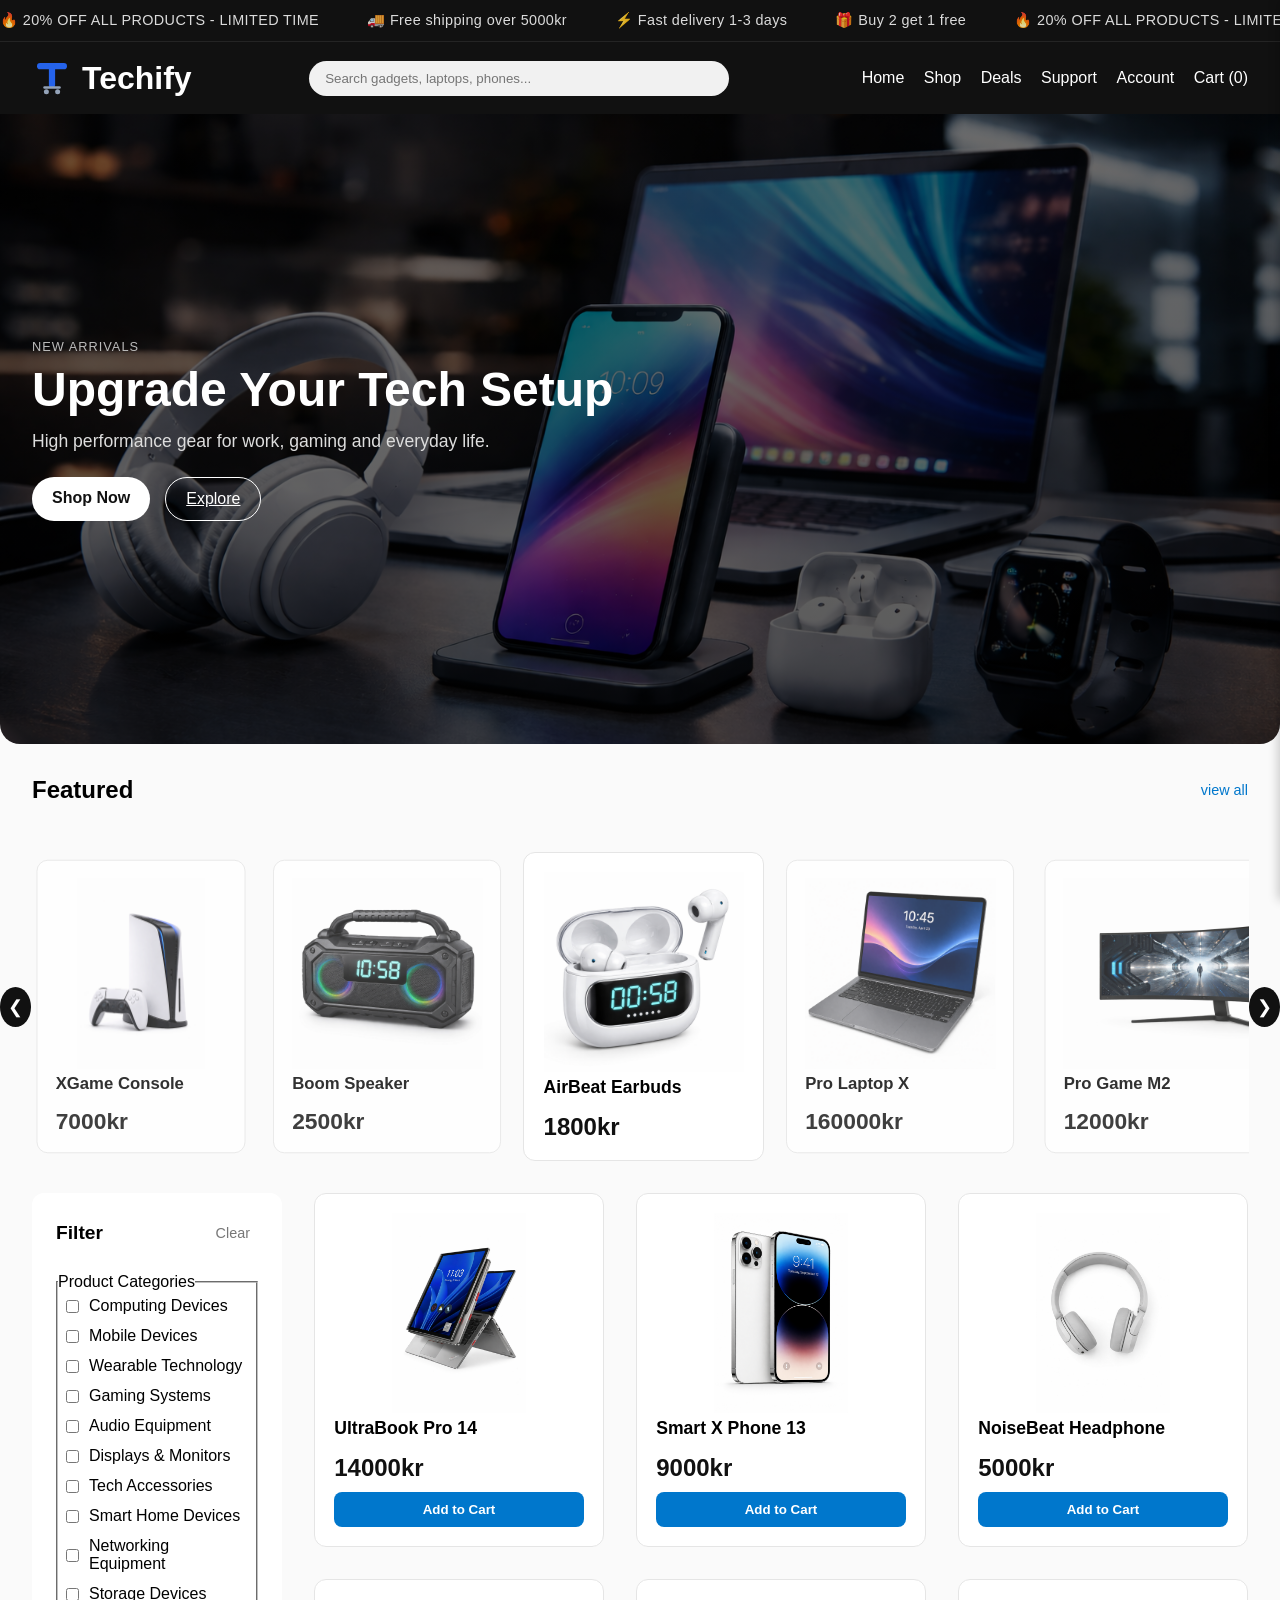
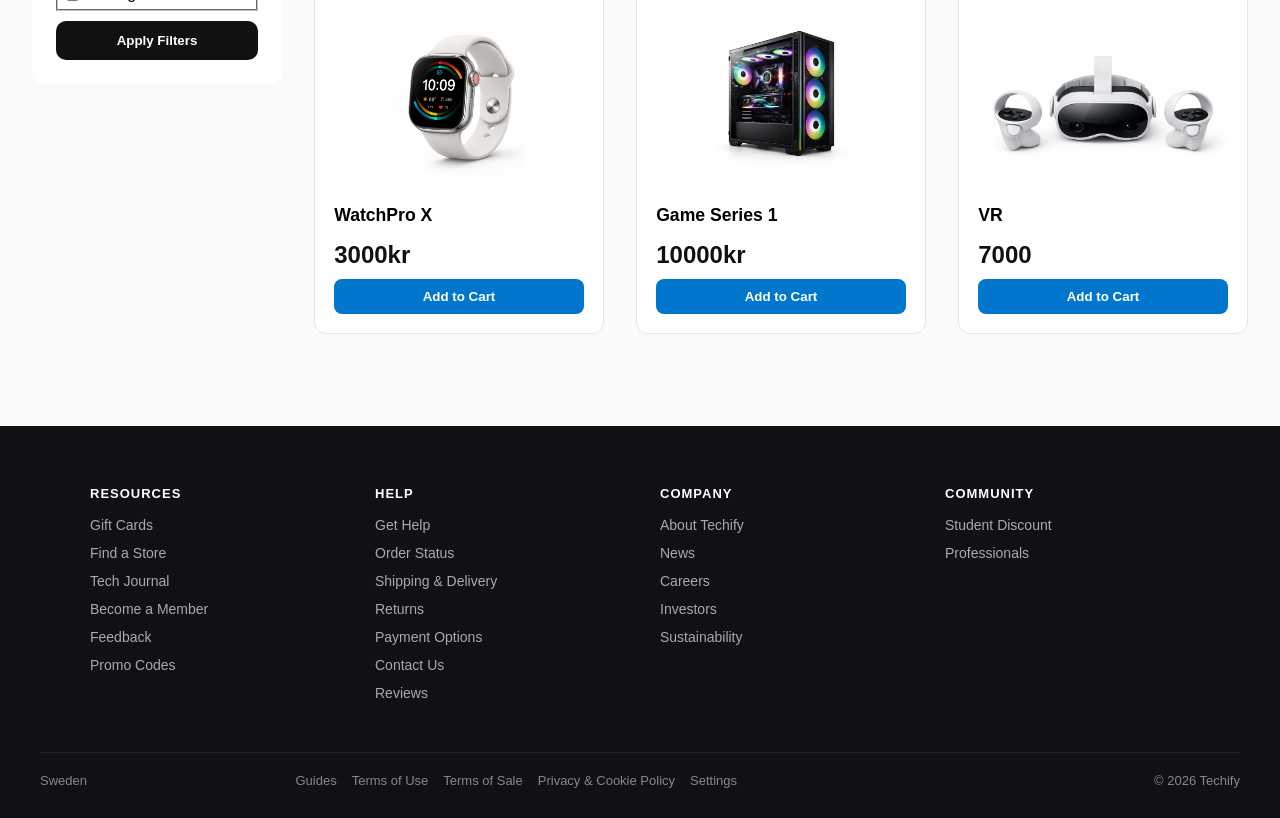
<file: index.html>
<!DOCTYPE html>
<html lang="en">
<head>
    <meta charset="UTF-8"/>
    <meta name="viewport" content="width=device-width, initial-scale=1.0"/>
    <title>Techify</title>
    <link rel="stylesheet" href="css/main.css"/>
</head>
<body>
        <!--PROMO BAR-->
    <section class="promo" aria-label="Current promotions">
        <div class="promo_viewport">
            <ul class="promo_track">
                <li>🔥 20% OFF ALL PRODUCTS - LIMITED TIME</li>
                <li>🚚 Free shipping over 5000kr</li>
                <li>⚡ Fast delivery 1-3 days</li>
                <li>🎁 Buy 2 get 1 free</li>

                <!--DUPLICATE FOR SEAMLESS LOOP-->
                <li>🔥 20% OFF ALL PRODUCTS - LIMITED TIME</li>
                <li>🚚 Free shipping over 5000kr</li>
                <li>⚡ Fast delivery 1-3 days</li>
                <li>🎁 Buy 2 get 1 free</li>
            </ul>
        </div>
    </section>

    <header class="site-header">
        <div class="logo-wrap">
            <img src="img/logo.svg" class="logo" alt="Techify logo">
            <h1>Techify</h1>
        </div>

       <div class="search-container">
        <input id="search" placeholder="Search gadgets, laptops, phones...">
       </div>
       <div id="searchResults" class="search-results"></div>
       

        <nav aria-label="Main navigation">
            <a href="index.html">Home</a>
            <a href="#">Shop</a>
            <a href="#">Deals</a>
            <a href="#">Support</a>
            <a href="#">Account</a>
            <a href="cart.html" id="cartLink">Cart (0)</a>
        </nav>
    </header>


    <main>

        <!--HERO-->
        <section class="hero" aria-label="Hero banner">
            <div class="hero-content">
                <span class="hero-tag">New Arrivals</span>
            <h1>Upgrade Your Tech Setup</h1>
            <p>High performance gear for work, gaming and everyday life.</p>

           <div class="hero-actions">
             <a href="#" class="btn-primary">Shop Now</a>
             <a href="#" class="btn-secondary">Explore</a>
           </div>
          </div>
        </section>

        <!--SLIDER-->
        <section class="product-slider" aria-label="Featured products">
           <div class="section-header">
            <h2>Featured</h2>
            <a href="#">view all</a>
          </div>
        </section>

        <div class="slider-wrapper">
            <button class="slide-btn prev" aria-label="Previous">&#10094</button>

            <div class="slider-track">

                <!--SLIDE ITEM-->
                <article class="product-card" data-id="15">
                   <a href="product.html?id=15">
                    <img src="img/Xgame.png" alt="XGame console">
                    <h3>XGame Console</h3>
                    </a>
                    <p class="price">7000kr</p>
                </article>

                <article class="product-card" data-id="11">
                   <a href="product.html?id=11">
                    <img src="img/speaker.png" alt="Boom Speaker">
                    <h3>Boom Speaker</h3>
                    </a>
                    <p class="price">2500kr</p>
                </article>

                <article class="product-card" data-id="7">
                   <a href="product.html?id=7">
                    <img src="img/earbuds.png" alt="AirBeat Earbuds">
                    <h3>AirBeat Earbuds</h3>
                    </a>
                    <p class="price">1800kr</p>
                </article>

                <article class="product-card" data-id="8">
                   <a href="product.html?id=8">
                    <img src="img/laptop.png" alt="Pro Laptop X">
                    <h3>Pro Laptop X</h3>
                    </a>
                    <p class="price">160000kr</p>
                </article>

                <article class="product-card" data-id="9">
                   <a href="product.html?id=9">
                    <img src="img/computer Monitor.png" alt="Pro Game M2">
                    <h3>Pro Game M2</h3>
                    </a>
                    <p class="price">12000kr</p>
                </article>

                <article class="product-card" data-id="12">
                   <a href="product.html?id=12">
                    <img src="img/smart tv.png" alt="75 inch Smart TV">
                    <h3>75" Smart TV</h3>
                    </a>
                    <p class="price">180000kr</p>
                </article>

                <article class="product-card" data-id="13">
                   <a href="product.html?id=13">
                    <img src="img/camera.png" alt="ProShot Camera">
                    <h3>ProShot Camera</h3>
                   </a>
                    <p class="price">9500kr</p>
                </article>

                <article class="product-card" data-id="14">
                   <a href="product.html?id=14">
                    <img src="img/portable hardware.png" alt="Pocket SSD">
                    <h3>Pocket SSD 1TB</h3>
                    </a>
                    <p class="price">2500kr</p>
                </article>



            </div>

            <button class="slide-btn next" aria-label="Next">&#10095;</button>
        </div>
    </section>

      <!-- MAIN SHOP--> 
      <section class="container">

      <aside class="filters" aria-label="Product filters">

        <header class="filters-header">
            <h2>Filter</h2>
            <button type="button" class="clear-filters">Clear</button>
        </header>

        <form class="filters-form">

            <fieldset class="filters-group">
                <legend>Product Categories</legend>

                <label class="filter-option">
                    <input type="checkbox" name="category" value="laptop">
                    <span>Computing Devices</span>
                </label>

                <label class="filter-option">
                    <input type="checkbox" name="category" value="phones">
                    <span>Mobile Devices</span>
                </label>

                <label class="filter-option">
                    <input type="checkbox" name="category" value="wearable">
                    <span>Wearable Technology</span>
                </label>

                <label class="filter-option">
                    <input type="checkbox" name="category" value="game">
                    <span>Gaming Systems</span>
                </label>

                <label class="filter-option">
                    <input type="checkbox" name="category" value="audio">
                    <span>Audio Equipment</span>
                </label>

                <label class="filter-option">
                    <input type="checkbox" name="category" value="monitor">
                    <span>Displays & Monitors</span>
                </label>

                <label class="filter-option">
                    <input type="checkbox" name="category" value="camera">
                    <span>Tech Accessories</span>
                </label>

                <label class="filter-option">
                    <input type="checkbox" name="category" value="home_appliance">
                    <span>Smart Home Devices</span>
                </label>

                <label class="filter-option">
                    <input type="checkbox" name="category" value="network">
                    <span>Networking Equipment</span>
                </label>

                <label class="filter-option">
                    <input type="checkbox" name="category" value="portable hardware">
                    <span>Storage Devices</span>
                </label>
            </fieldset>

            <button id="applyFilters" type="button" class="apply-btn">
                Apply Filters
            </button>
        </form>

      </aside>  

      <section class="products">

        <article class="product-card" data-id="1">
            <a href="product.html?id=1">
                <img src="img/ultraBook.png" alt="UltraBook Pro 14">
                <h3>UltraBook Pro 14</h3>
            </a>
            <p class="price">14000kr</p>
            <button class="add-to-cart">Add to Cart</button>
        </article>

        <article class="product-card" data-id="2">
            <a href="product.html?id=2">
                <img src="img/smartphone.png" alt="Smart X Phone 13">
                <h3>Smart X Phone 13</h3>
            </a>
            <p class="price">9000kr</p>
            <button class="add-to-cart">Add to Cart</button>
        </article>

        <article class="product-card" data-id="3">
            <a href="product.html?id=3">
                <img src="img/headphone.png" alt="NoiseBeat Headphone">
                <h3>NoiseBeat Headphone</h3>
            </a>
            <p class="price">5000kr</p>
            <button class="add-to-cart">Add to Cart</button>
        </article>

        <article class="product-card" data-id="4">
            <a href="product.html?id=4">
                <img src="img/smartwatch.png" alt="WatchPro X">
                <h3>WatchPro X</h3>
            </a>
            <p class="price">3000kr</p>
            <button class="add-to-cart">Add to Cart</button>
        </article>

        <article class="product-card" data-id="5">
            <a href="product.html?id=5">
                <img src="img/gaming pc.png" alt="Game Series 1">
                <h3>Game Series 1</h3>
            </a>
            <p class="price">10000kr</p>
            <button class="add-to-cart">Add to Cart</button>
        </article>

        <article class="product-card" data-id="6">
            <a href="product.html?id=6">
                <img src="img/meta quest 3s.png" alt="VR">
                <h3>VR</h3>
            </a>
            <p class="price">7000</p>
            <button class="add-to-cart">Add to Cart</button>
        </article>


      </section>
    </main>
<!--SIDE CART-->

<div id="sideCart" class="side-cart">
    <div class="side-cart-header">
        <h2>Your Cart</h2>
        <button id="closeCart" aria-label="Close cart">X</button>
    </div>

    <div id="sideCartItems"></div>

    <div class="side-cart-footer">
        <h3 id="sideCartTotal">Total: 0kr</h3>
        <div class="side-actions">
            <button id="continueShopping" class="secondary">Continue Shopping</button>
            <button id="checkoutNow" class="primary">Proceed to Payment</button>
        </div>
    </div>
</div>

<script src="js/products.js"></script>
<script src="js/app.js"></script>

<footer class="footer">
    <div class="footer-container">

        <!--RESOURCE-->
        <div class="footer-col">
            <h4>Resources</h4>
            <ul>
                <li><a href="#">Gift Cards</a></li>
                <li><a href="#">Find a Store</a></li>
                <li><a href="#">Tech Journal</a></li>
                <li><a href="#">Become a Member</a></li>
                <li><a href="#">Feedback</a></li>
                <li><a href="#">Promo Codes</a></li>
            </ul>
        </div>

        <!--HELP-->
        <div class="footer-col">
            <h4>Help</h4>
            <ul>
                <li><a href="#">Get Help</a></li>
                <li><a href="#">Order Status</a></li>
                <li><a href="#">Shipping & Delivery</a></li>
                <li><a href="#">Returns</a></li>
                <li><a href="#">Payment Options</a></li>
                <li><a href="#">Contact Us</a></li>
                <li><a href="#">Reviews</a></li>
            </ul>
        </div>

        <!--COMPANY-->
        <div class="footer-col">
            <h4>Company</h4>
            <ul>
                <li><a href="#">About Techify</a></li>
                <li><a href="#">News</a></li>
                <li><a href="#">Careers</a></li>
                <li><a href="#">Investors</a></li>
                <li><a href="#">Sustainability</a></li>
            </ul>
        </div>

        <!--COMMUNITY-->
        <div class="footer-col">
            <h4>Community</h4>
            <ul>
                <li><a href="#">Student Discount</a></li>
                <li><a href="#">Professionals</a></li>
            </ul>
        </div>

    </div>

    <!--BOTTOM BAR-->
    <div class="footer-bottom">
        <span>Sweden</span>

        <div class="footer-links">
            <a href="#">Guides</a>
            <a href="#">Terms of Use</a>
            <a href="#">Terms of Sale</a>
            <a href="#">Privacy & Cookie Policy</a>
            <a href="#">Settings</a>
        </div>

        <span class="footer-copy"></span>© 2026 Techify</span>
    </div>
</footer>
    
</body>
</html>
</file>
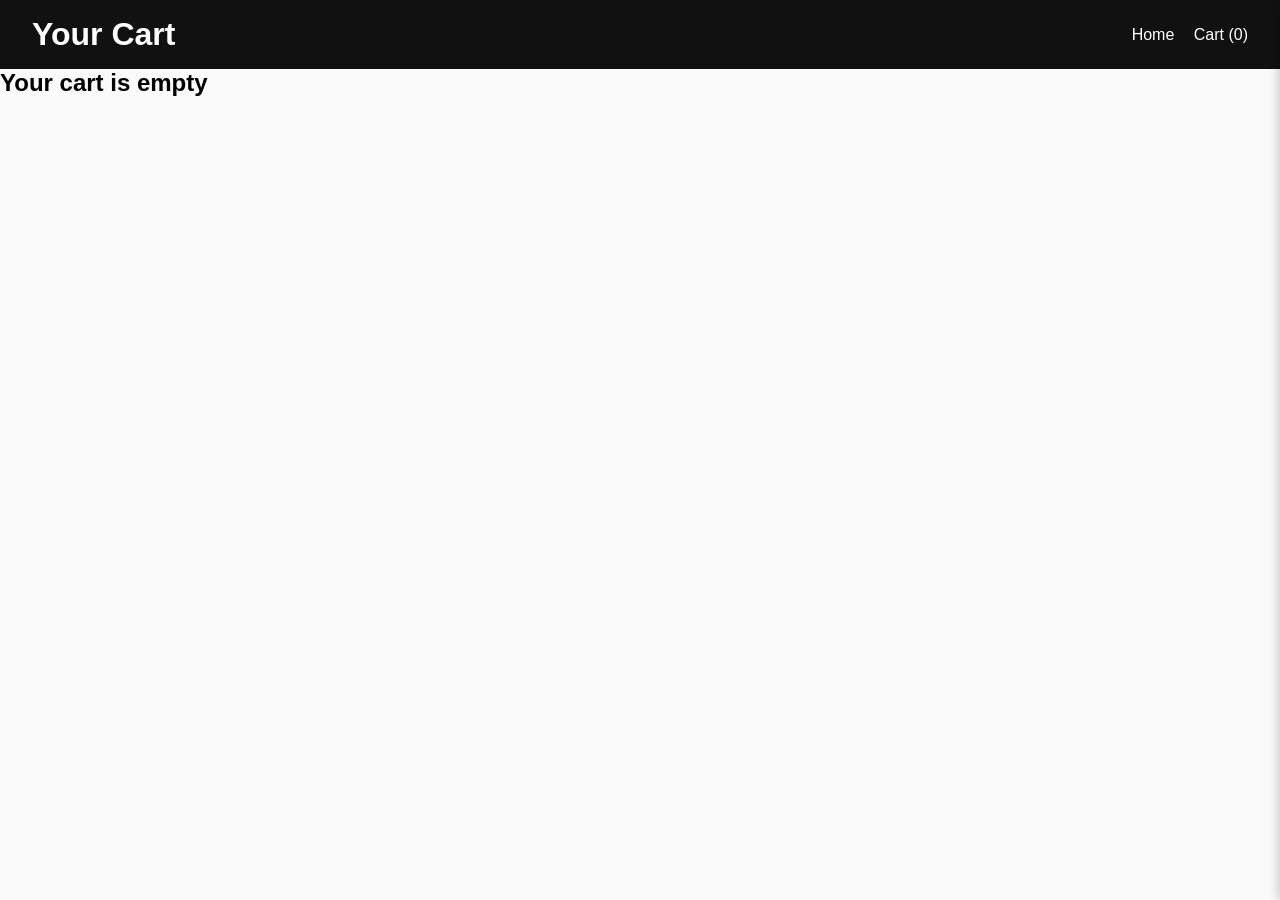
<file: cart.html>
<!DOCTYPE html>
<html lang="en">
<head>
    <meta charset="UTF-8"/>
    <meta name="viewport" content="width=device-width, initial-scale=1.0"/>
    <title>Cart</title>
    <link rel="stylesheet" href="css/main.css"/>
</head>
<body>

<header class="site-header">
    <h1>Your Cart</h1>
    <nav>
        <a href="index.html">Home</a>
        <a href="cart.html" id="cartLink">Cart (0)</a>
    </nav>
</header>

<main id="cartSection">

</main>

<!--SIDE CART-->

<div id="sideCart" class="side-cart">
    <div class="side-cart-header">
        <h2>Your Cart</h2>
        <button id="closeCart" aria-label="Close cart">X</button>
    </div>

    <div id="sideCartItems"></div>

    <div class="side-cart-footer">
        <h3 id="sideCartTotal">Total: 0kr</h3>
        <button id="goToCart">Go to Cart</button>
    </div>
</div>

<script src="js/products.js"></script>
<script src="js/app.js"></script>
    
</body>
</html>
</file>
<file: css/main.css>
* {
  box-sizing: border-box;
  margin: 0;
  padding: 0;
  font-family: Arial, Helvetica, sans-serif;
}

/* HEADER */
.site-header {
  display: flex;
  justify-content: space-between;
  align-items: center;
  padding: 1rem 2rem;
  background: #111;
  color: #fff;
  flex-wrap: wrap;
  gap: 10px;
}

.logo-wrap {
  display: flex;
  align-items: center;
  gap: 10px;
}

.logo {
  height: 40px;
}

nav a {
  color:white;
  margin-left:15px;
  text-decoration:none;
}

/* SEARCH */
.search-container {
  position: relative;
  max-width: 420px;
  width: 100%;
}

#search {
  padding: 10px 16px;
  border-radius: 999px;
  border: none;
  width: 100%;
  background: #f1f1f1;
}

#search:focus {
  outline: none;
  background: #e9e9e9;
}

.search-results {
  position: absolute;
  background: white;
  width: 100%;
  top: 110%;
  border-radius: 10px;
  box-shadow: 0 5px 20px rgba(0,0,0,0.1);
  max-height: 300px;
  overflow-y: auto;
  display: none;
  z-index: 100;
}

.search-item {
  padding: 10px;
  cursor: pointer;
}

.search-item:hover {
  background: #f5f5f5;
}

/* LAYOUT */
.container {
  display: grid;
  grid-template-columns: 250px 1fr;
  gap: 2rem;
  padding: 2rem;
}

.filters {
  background: #fff;
  padding: 1.5rem;
  border-radius: 12px;
  border-radius: 1px solid #eee;

  display: flex;
  flex-direction: column;
  gap: 1.5rem;

  position: sticky;
  top: 20px;
  height: fit-content;
}

.filters-header {
  display: flex;
  justify-content: space-between;
  align-items: center;
}

.filters-header h2 {
  font-size: 1.2rem;
}

.clear-filters {
  background: none;
  border: none;
  font-size: 0.9rem;
  color: #777;
  cursor: pointer;
}

.clear-filters:hover {
  color: #111;
}

.filter-group {
  border: none;
  padding: 0;
  display: flex;
  flex-direction: column;
  gap: 10px;
}

.filter-group legend {
  font-size: 0.85rem;
  font-weight: 600;
  text-transform: uppercase;
  color: #777;
  margin-bottom: 5px;
}

.filter-option {
  display: flex;
  align-items: center;
  gap: 10px;
  cursor: pointer;

  padding: 6px 8px;
  border-radius: 6px;
  transition: 0.2s;
}

.filter-option:hover {
  background: #f5f5f5;
}

.filter-option input {
  accent-color: #111;
  cursor: pointer;
}

.apply-btn {
  margin-top: 10px;
  width: 100%;
  padding: 12px;
  border-radius: 10px;
  font-weight: 600;

  background: #111;
  color: #fff;
}

.apply-btn:hover {
  background: #333;
}

.products {
  display: grid;
  grid-template-columns: repeat(auto-fill, minmax(280px,1fr));
  gap: 2rem;
}

/* SLIDER */
.product-slider {
  padding: 2rem;
}

.product-slider .product-card {
  min-width: 220px;
  scroll-snap-align: center;
  transition: transform 0.3s ease, opacity 0.3s ease;
}

.slider-wrapper {
  position: relative;
  display: flex;
  align-items: center;
}

.slider-track {
  display: flex;
  gap: 1rem;
  overflow-x: auto;
  scroll-behavior: smooth;
 
  scroll-snap-type: x mandatory;

  white-space: nowrap;
}

.slider-track .product-card {
  transform: scale(0.95);
  opacity: 0.8;
  min-width: 220px;
  flex: 0 0 auto;
}

.slider-track .product-card.active {
  transform: scale(1);
  opacity: 1;
}

/* HIDE SCROLLBAR */
.slider-track::-webkit-scrollbar {
  display: none;
}

.slide-btn {
  background: #111;
  color: #fff;
  border-radius: 50%;
  width: 40px;
  height: 40px;
  font-size: 18px;
}

.product-slider .product-card {
  min-width: 200px;
}

/* PRODUCT CARD */

.product-card {
  position: relative;
  overflow: hidden;
  border: 1px solid #e5e5e5;
  padding: 1.2rem;
  border-radius: 12px;
  text-align: left;

  display: flex;
  flex-direction: column;
  justify-content: space-between;
  gap: 10px;
  
  background: #fff;
  transition: all 0.25s ease;

  height: 100%;
}

.product-card a {
  text-decoration: none;
  color: inherit;
}

.product-card:hover::after {
  opacity: 1;
}

.product-card img {
  width: 100%;
  height: 200px;
  object-fit: contain;
}

.product-card:hover {
  transform: translateY(-8px);
  box-shadow: 0 5px 15px rgba(0,0,0,0.12);

}

.product-card:hover img {
  transform: scale(1.08);
}

.product-card h3 {
  position: relative;
  font-size: 1.05rem;
  font-weight: 600;
  line-height: 1.4;
  
  display: block;
  overflow: hidden;
  text-overflow: ellipsis;
  white-space: nowrap;
}

.product-card h3::after {
  content: "";
  position: absolute;
  left: 0;
  bottom: -3px;
  width: 0%;
  height: 2px;
  background: #111;
  transition: width 0.3s ease;
}

.product-card:hover h3::after {
  width: 100%;
}

.product-card h3 {
  line-height: 1.3;
  margin-bottom: 4px;
}

.price{
  font-weight: bold;
  font-size: 1.1rem;
}

.product-card h3 {
  font-size: 1.1rem;
  font-weight: 600;
}

.price {
  font-size: 1.3rem;
  font-weight: bold;
  color: #111;
}

.product-card button {
  width: 100%;
  padding: 10px;
  border-radius: 8px;
  font-weight: 600;
}

/* BUTTON */
button {
  padding: 8px;
  border: none;
  border-radius: 20px;
  background: #0077cc;
  color: #fff;
  cursor: pointer;
}

button:hover {
  background: #005fa3;
}

.btn-primary {
  background: #fff;
  color: #111;
  padding: 12px 20px;
  border-radius: 999px;
  font-weight: 600;
  text-decoration: none;
}

.btn-primary:hover {
  background: #ddd;
}

.btn-secondary {
  border: 1px solid #fff;
  color: #fff;
  padding: 12px 20px;
  border-radius: 999px;
}



/* QUANTITY */
.qty {
  display: flex;
  align-items: center;
  gap: 10px;
  margin: 10px 0;
}

.qty button {
  padding: 5px 10px;
  border-radius: 6px;
}

/* PRODUCT PAGE */
.product-layout {
  padding: 3rem;
  display: flex;
  justify-content: center;
}
 .product-detail {
  max-width: 500px;
  width: 100%;
  text-align: center;
  background: #fff;
  padding: 20px;
  border-radius: 10px;
  box-shadow: 0 5px 15px rgba(0,0,0,0.1);
 }

 .product-detail img {
  width: 100%;
  max-height: 250px;
  object-fit: contain;
 }

 /* CART PAGE */
 .cart-item {
  display: flex;
  gap: 15px;
  padding: 15px;
  border-bottom: 1px solid #ddd;
  align-items: center;
 }

 .cart-item img {
  border-radius: 8px;
 }

 .cart-item button.remove {
  background: #e74c3c;
 }

 .cart-item button.remove:hover {
  background: #c0392b;
 }

/* Cart total*/
.cart-total {
  margin-top: 20px;
  padding: 20px;
  background: #f3f3f3;
  border-radius: 10px;
  text-align: center;
}

/* TOAST */
.toast {
  position: fixed;
  bottom: 20px;
  right: 20px;
  font-weight: 500;
  letter-spacing: 0.5px;
  background: #111;
  color: #fff;
  padding: 12px 20px;
  border-radius: 8px;
  opacity: 0;
  transform: translateY(20px);
  transition: 0.3s;
}

.toast.show {
  opacity: 1;
  transform: translateY(0);
}

/* SIDE CART */
.side-cart {
  border-left: 1px solid #eee;
  position: fixed;
  top: 0;
  right: -350px;
  width: 350px;
  height: 100%;
  background: #fff;
  box-shadow: -2px 0 10px rgba(0,0,0,0.2);
  padding: 20px;
  transition: 0.3s;
  z-index: 999;
  display: flex;
  flex-direction: column;
}

.side-cart.open {
  right: 0;
}

.side-cart-header {
  display: flex;
  justify-content: space-between;
  align-items: center;
}

.side-cart-header button {
  background: none;
  color: black;
  font-size: 24px;
  cursor: pointer;
}

#sideCartItems {
  flex: 1;
  overflow-y: auto;
  margin: 20px 0;
}

.side-item {
  display: flex;
  justify-content: space-between;
  margin-bottom: 10px;
}

.side-cart-item {
  display: flex;
  align-items: center;
  gap: 10px;
  margin-bottom: 15px;
  border-bottom: 1px solid #eee;
  padding-bottom: 10px;
}

.side-img {
  width: 60px;
  height: 60px;
  object-fit: contain;
}

.side-info {
  flex: 1;
}

.side-info h4 {
  font-size: 14px;
  margin-bottom: 5px;
}

.side-info p {
  font-size: 13px;
  color: #555;
}

.side-cart-item .remove {
  background: none;
  color: red;
  font-size: 16px;
  cursor: pointer;
}

.side-cart-footer {
  border-top: 1px solid #ddd;
  padding-top: 10px;
}

body.cart-open::before {
  content: "";
  position: fixed;
  inset: 0;
  background: rgba(0,0,0,0.4);
  z-index: 998;
}

/* SIDE ACTIONS */
.side-actions {
  display: flex;
  gap: 10px;
  margin-top: 10px;
}

.side-actions button {
  flex: 1;
  border-radius: 10px;
  padding: 10px;
}

.primary {
  background: #0077cc;
}

.secondary {
  background: #eee;
  color: #111;
}

.secondary:hover {
  background: #ddd;
}

/* Payment*/
.checkout-layout {
  display: grid;
  grid-template-columns: 1fr 1fr;
  gap: 2rem;
  margin-top: 20px;
}

.cart-summary {
  background: #f8f8f8;
  padding: 20px;
  border-radius: 10px;
}

.payment-form {
  display: flex;
  flex-direction: column;
  gap: 10px;
  background: #fff;
  padding: 20px;
  border-radius: 10px;
  box-shadow: 0 5px 15px rgba(0,0,0,0.1);
}

.payment-form input {
  padding: 10px;
  border-radius: 8px;
  border: 1px solid #ccc;
}

.payment-form input:focus {
  border-color: #0077cc;
  outline: none;
}

.pay-now {
  margin-top: 10px;
  background: #111;
}

.pay-now:hover {
  background: #333;
}

/* GLOBAL SMOOTHNESS */
html {
  scroll-behavior: smooth;
}

body{
  background: #fafafa;
}

/* BETTER TRANSTITIONS */
* {
  transition: all 0.2s ease-in-out;
}

/* FOOTERS */
.footer {
  background: #0f1115;
  color: #ccc;
  padding: 60px 20px 30px;
  margin-top: 60px;
}

/* GRID */
.footer-container {
  max-width: 1100px;
  margin: auto;

  display: flex;
  justify-content: space-between;
  align-items: flex-start;

  gap: 40px;
  flex-wrap: wrap;
}
.footer-col {
  min-width: 180px;
  flex: 1;
}

/* HERO */
.hero {
  position: relative;
  min-height: 70vh;

  display: flex;
  align-items: center;
  padding: 4rem 2rem;

  color: #fff;
  background: linear-gradient(
    rgba(0,0,0,0.55),
    rgba(0,0,0,0.65)
  ),
  url('../img/hero.png') center/cover no-repeat;

  border-radius: 0 0 20px 20px;
}
.hero-content {
  max-width: 600px;
}

.hero-tag {
  display: inline-block;
  font-size: 0.8rem;
  letter-spacing: 1px;
  text-transform: uppercase;
  margin-bottom: 10px;
  color: #bbb;
}

.hero h1 {
  font-size: 3rem;
  line-height: 1.1;
  font-weight: 800;
  margin-bottom: 15px;
}

.hero p {
  font-size: 1.1rem;
  color: #ddd;
  margin-bottom: 25px;
}

.hero-actions {
  display: flex;
  gap: 15px;
}
 /* HEADER */
 .section-header {
  display: flex;
  justify-content: space-between;
  align-items: center;
  margin-bottom: 1rem;
 }

 .section-header h2 {
  font-size: 1.5rem;
 }

 .section-header a {
  font-size: 0.9rem;
  text-decoration: none;
  color: #0077cc;
 }


/* TITLE */
.footer-col h4 {
  color: #fff;
  margin-bottom: 15px;
  font-size: 13px;
  text-transform: uppercase;
  letter-spacing: 1px;
}

/* LINK */
.footer-col ul {
  list-style: none;
  padding: 0;
}

.footer-col li {
  margin-bottom: 10px;
}

.footer-col a {
  color: #aaa;
  text-decoration: none;
  font-size: 14px;
  transition: 0.2s;
}

.footer-col a:hover {
  color: #fff;
  transform: translateX(4px);
}

/* BOTTOM */
.footer-bottom {
  max-width: 1200px;
  margin: 40px auto 0;
  padding-top: 20px;
  border-top: 1px solid #222;

  display: flex;
  flex-wrap: wrap;
  justify-content: space-between;
  align-items: center;

  font-size: 13px;
  color: #888;
}

.footer-links {
  display: flex;
  flex-wrap: wrap;
  gap: 15px;
}

.footer-links a {
  color: #888;
  text-decoration: none;
}

.footer-links a:hover {
  color: #fff;
}

.footer-copy {
  opacity: 0.6;
}

/* RESPONSIVE */
@media (max-width: 900px) {
  .container {
    grid-template-columns: 1fr;
  }

/*Grid*/
#productSection {
  display: grid;
  grid-template-columns: 1fr;
 }

 .site-header {
  flex-direction: column;
  align-items: flex-start;
  gap: 15px;
 }

 nav {
  width: 100%;
 }
}

/* PRODUCT REVIEW SYSTEM */
.product-detail {
  display: flex;
  flex-direction: column;
  gap: 2rem;
}

.product-top {
  display: flex;
  gap: 2rem;
  flex-wrap: wrap;
}

.product-top img {
  width: 300px;
  border-radius: 12px;
  background: white;
}

.product-info {
  flex: 1;
}

.rating {
  color: #f5a623;
  font-size: 1.2rem;
  margin: 5px 0;
}

.price {
  font-size: 1.5rem;
  font-weight: bold;
}

/* FEATURES */
.product-features {
  background: #fff;
  padding: 1.5rem;
  border-radius: 12px;
}

/* REVIEWS */
.reviews {
  background: #fff;
}

/* PRODUCT META */
.product-meta {
  display: flex;
  gap: 15px;
  margin: 10px 0;
  font-size: 0.9rem;
}

.stock {
  color: green;
}

.stock.out {
  color: red;
}

.delivery {
  color: #555;
}

/* TRUST BADGES */
.trust-badges {
  display: flex;
  gap: 10px;
  margin: 15px 0;
  flex-wrap: wrap;
}

.trust-badges div {
  background: #f5f5f5;
  padding: 8px 12px;
  border-radius: 8px;
  font-size: 0.85rem;
}

/* WHY BUY */
.why-buy {
  display: grid;
  grid-template-columns: repeat(auto-fit, minmax(200px,1fr));
  gap: 1rem;
  margin-top: 2rem;
}

.why-item {
  background: #fff;
  padding: 1.5rem;
  border-radius: 12px;
  text-align: center;
  border: 1px solid #eee;
}

.why-item h4 {
  margin-bottom: 8px;
}

/* PREMIUM PAGE */
.product-detail {
  max-width: 1400px;
  margin: auto;
  padding: 0 20px;

}

/*--SPLIT LAYOUT--*/
.product-top {
  display: grid;
  grid-template-columns: 1fr 320px;
  gap: 2rem;
  align-items: start;
}

/*--LEFT SIDE--*/
.product-main {
  display: flex;
}

/* REVIEW UPGRADE */
.review-list,
.review-form {
  background: #fff;
  border-radius: 14px;
  padding: 1.5rem;
  border: 1px solid #eee;
}

/* STACK SPACING */
.review-list {
  display: flex;
  flex-direction: column;
  gap: 1rem;
}

/* INDIVDUAL REVIEW */
.review-card {
  padding: 1rem 1.2rem;
  border-radius: 10px;
  background: #fafafa;
  border: 1px solid #eee;
  transition: 0.2s;
}

.review-card:hover {
  background: #fff;
  transform: translateY(-2px);
}

.review-card strong {
  display: block;
  font-size: 0.95rem;
  margin-bottom: 4px;
}

.review-card .stars {
  color: #f5a623;
  font-size: 0.9rem;
  margin-bottom: 6px;
}

.review-card p {
  font-size: 0.9rem;
  color: #444;
  line-height: 1.4;
}

/* WRITE REVIEW BOX */
.review-form {
  display: flex;
  flex-direction: column;
  gap: 12px;
  margin-top: 10px;
}

/* TITLE */
.review-form h4 {
  font-size: 1rem;
  margin-bottom: 5px;
}

/* INPUTS */
.review-form input,
.review-form select,
.review-form textarea {
  width: 100%;
  padding: 10px 12px;
  border-radius: 8px;
  border: 1px solid #ddd;
  font-size: 0.9rem;
  background: #fafafa;
}

/* FOCUS STATE */
.review-form input:focus,
.review-form select:focus,
.review-form textarea:focus {
  outline: none;
  border-color: #111;
  background: #fff;
}

/* TEXTAREA HEIGHT */
.review-form textarea {
  min-height: 100%;
  resize: vertical;
}

/* BUTTON */
.review-form button {
  align-self: flex-start;
  padding: 10px 18px;
  border-radius: 999px;
  background: #111;
  color: #fff;
  font-size: 0.9rem;
}

.review-form button:hover {
  background: #333;
}

/* SECTION GROUPING */
/* WRAP BOTH LIST + FORM VISUALLY */
.review-list,
.review-form {
  box-shadow: 0 4px 12px rgba(0,0,0,0.04);
}

/* SPACING SECTIONS */
.product-features,
.review-list,
.review-form {
  margin-top: 1.5rem;
}

/* PROMO */
.promo {
  background: #111;
  color: #fff;
  font-size: 0.9rem;
  border-bottom: 1px solid rgba(255,255,255,0.08);
}

.promo_viewport {
  overflow: hidden;
}

.promo_track {
  display: flex;
  gap: 3rem;
  padding: 0.75rem 0;
  list-style: none;
  margin: 0;

  width: max-content;
  animation: promo-scroll 18s linear infinite;
}

.promo_track li {
  white-space: nowrap;
  opacity: 0.85;
  letter-spacing: 0.4px;
}

/* INFINITE SCROLL */
@keyframes promo-scroll {
  from {
    transform: translateX(0);
  }
  to{
    transform: translateX(-50%);
  }
}

.promo:hover .promo_track {
  animation-play-state: paused;
}
</file>
